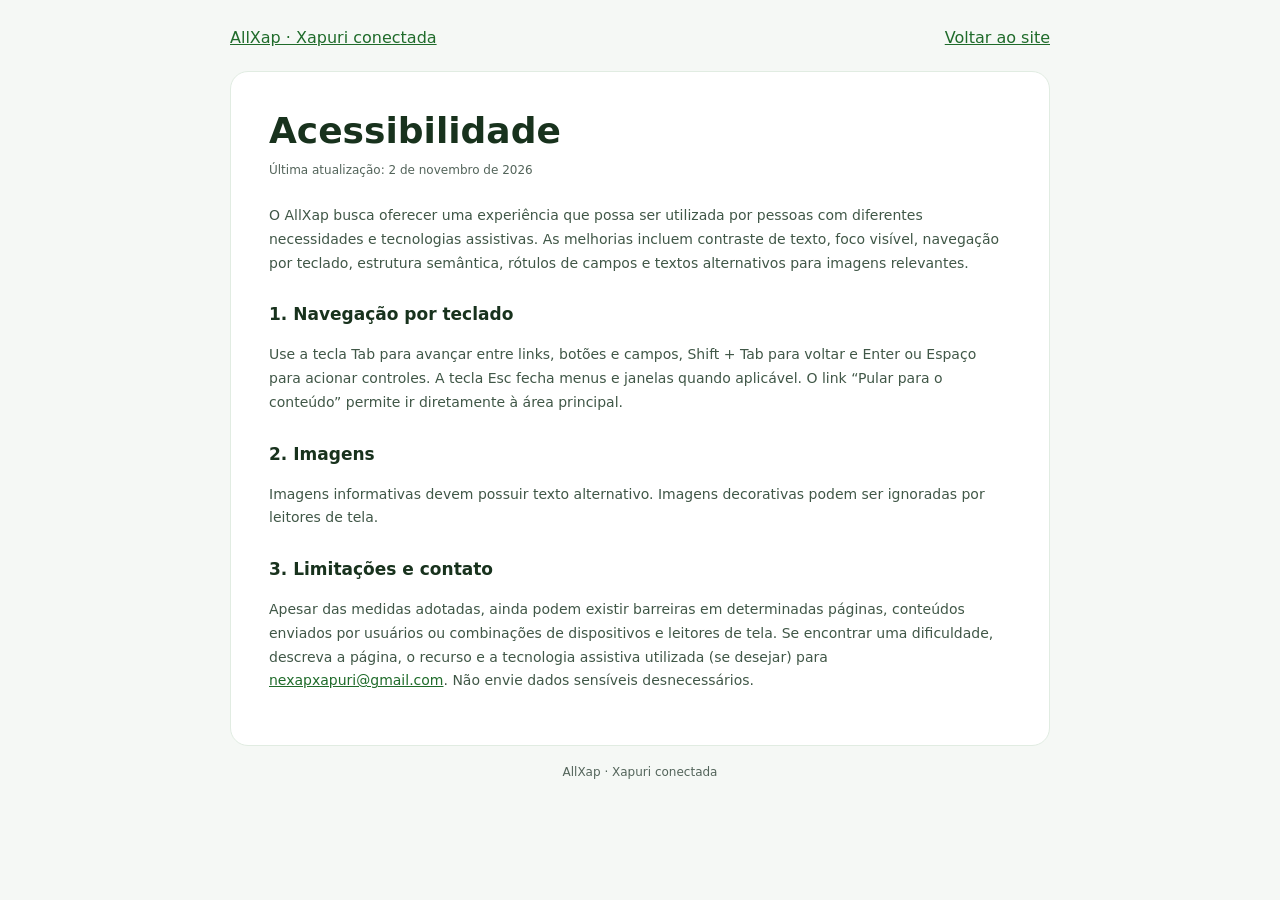
<file: acessibilidade.html>
<!doctype html>
<html lang="pt-BR"><head><meta charset="utf-8"><meta name="viewport" content="width=device-width,initial-scale=1"><meta name="theme-color" content="#2E7D32"><meta name="description" content="Informações de acessibilidade do AllXap."><title>Acessibilidade — AllXap</title><style>:root{font-family:Inter,system-ui,sans-serif;color:#18321d;background:#f5f8f5;line-height:1.7}*{box-sizing:border-box}body{margin:0;padding:24px 14px 44px}.wrap{max-width:820px;margin:auto}header{display:flex;justify-content:space-between;gap:12px;margin-bottom:20px}a{color:#1f6b2a}main{background:#fff;border:1px solid #e1ece2;border-radius:18px;padding:clamp(20px,5vw,38px)}h1{font-size:clamp(27px,5vw,36px);line-height:1.15;margin:0 0 8px}h2{font-size:17px;margin:25px 0 8px}p,li{font-size:14px;color:#405747}.date{font-size:12px;color:#53645a;margin-bottom:24px}footer{text-align:center;color:#53645a;font-size:12px;margin-top:16px}@media(max-width:520px){body{padding:14px 10px 30px}main{padding:20px 16px}}</style></head><body><div class="wrap"><header><a href="./">AllXap · Xapuri conectada</a><a href="./">Voltar ao site</a></header><main><h1>Acessibilidade</h1><div class="date">Última atualização: 2 de novembro de 2026</div>
<p>O AllXap busca oferecer uma experiência que possa ser utilizada por pessoas com diferentes necessidades e tecnologias assistivas. As melhorias incluem contraste de texto, foco visível, navegação por teclado, estrutura semântica, rótulos de campos e textos alternativos para imagens relevantes.</p>
<h2>1. Navegação por teclado</h2><p>Use a tecla Tab para avançar entre links, botões e campos, Shift + Tab para voltar e Enter ou Espaço para acionar controles. A tecla Esc fecha menus e janelas quando aplicável. O link “Pular para o conteúdo” permite ir diretamente à área principal.</p>
<h2>2. Imagens</h2><p>Imagens informativas devem possuir texto alternativo. Imagens decorativas podem ser ignoradas por leitores de tela.</p>
<h2>3. Limitações e contato</h2><p>Apesar das medidas adotadas, ainda podem existir barreiras em determinadas páginas, conteúdos enviados por usuários ou combinações de dispositivos e leitores de tela. Se encontrar uma dificuldade, descreva a página, o recurso e a tecnologia assistiva utilizada (se desejar) para <a href="mailto:nexapxapuri@gmail.com">nexapxapuri@gmail.com</a>. Não envie dados sensíveis desnecessários.</p>
</main><footer>AllXap · Xapuri conectada</footer></div></body></html>
</file>
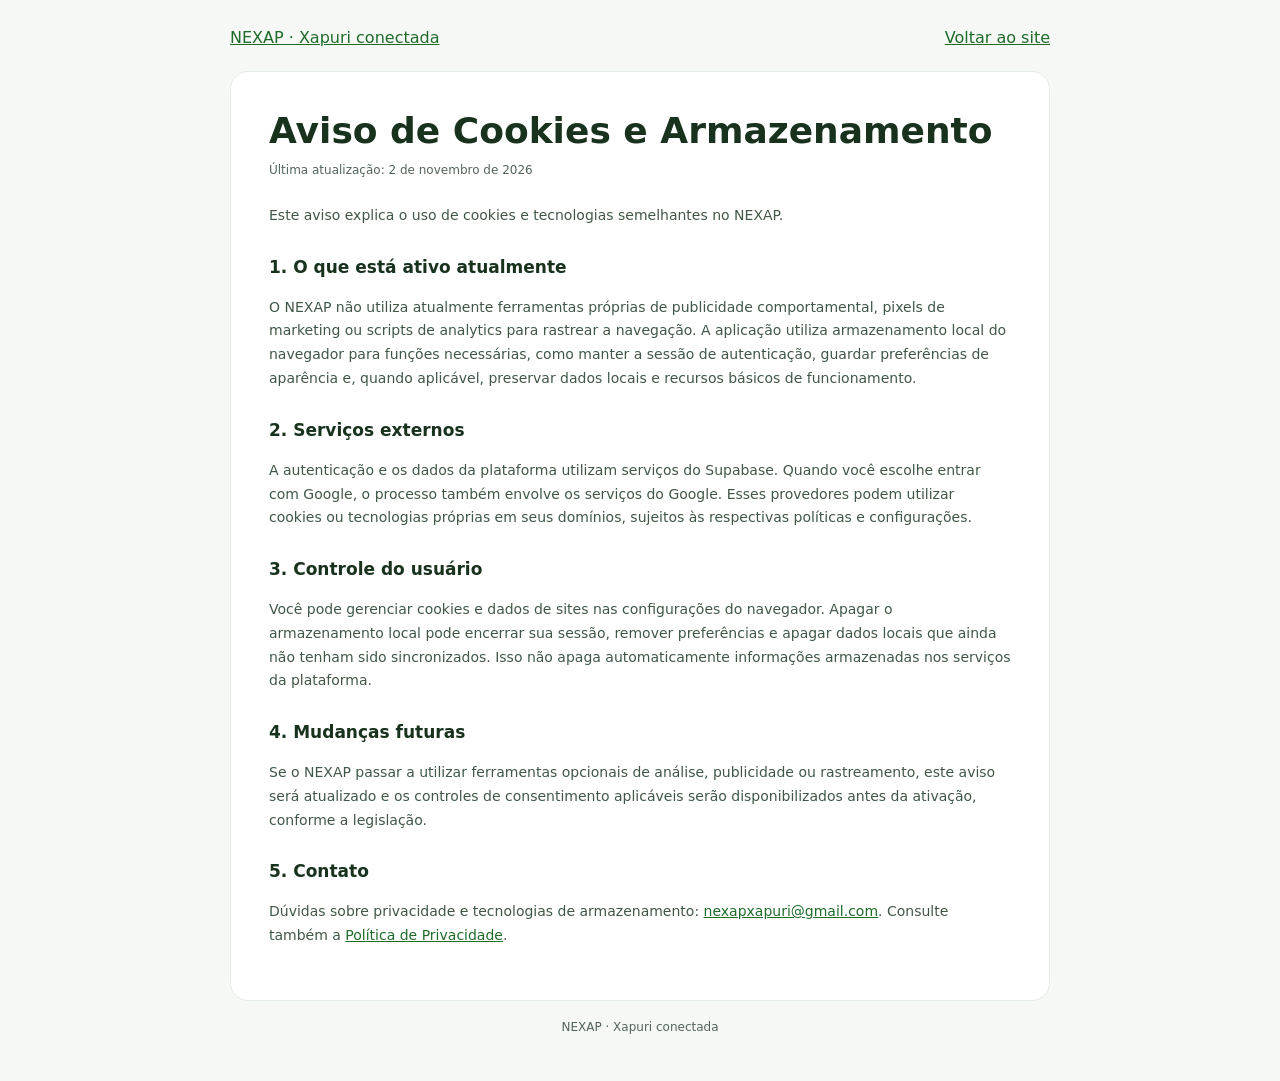
<file: cookies.html>
<!doctype html>
<html lang="pt-BR"><head><meta charset="utf-8"><meta name="viewport" content="width=device-width,initial-scale=1"><meta name="theme-color" content="#2E7D32"><meta name="description" content="Aviso de cookies e armazenamento local do NEXAP."><title>Aviso de Cookies — NEXAP</title><style>:root{font-family:Inter,system-ui,sans-serif;color:#18321d;background:#f5f8f5;line-height:1.7}*{box-sizing:border-box}body{margin:0;padding:24px 14px 44px}.wrap{max-width:820px;margin:auto}header{display:flex;justify-content:space-between;gap:12px;margin-bottom:20px}a{color:#1f6b2a}main{background:#fff;border:1px solid #e1ece2;border-radius:18px;padding:clamp(20px,5vw,38px)}h1{font-size:clamp(27px,5vw,36px);line-height:1.15;margin:0 0 8px}h2{font-size:17px;margin:25px 0 8px}p,li{font-size:14px;color:#405747}.date{font-size:12px;color:#53645a;margin-bottom:24px}footer{text-align:center;color:#53645a;font-size:12px;margin-top:16px}@media(max-width:520px){body{padding:14px 10px 30px}main{padding:20px 16px}}</style></head><body><div class="wrap"><header><a href="./">NEXAP · Xapuri conectada</a><a href="./">Voltar ao site</a></header><main><h1>Aviso de Cookies e Armazenamento</h1><div class="date">Última atualização: 2 de novembro de 2026</div>
<p>Este aviso explica o uso de cookies e tecnologias semelhantes no NEXAP.</p>
<h2>1. O que está ativo atualmente</h2><p>O NEXAP não utiliza atualmente ferramentas próprias de publicidade comportamental, pixels de marketing ou scripts de analytics para rastrear a navegação. A aplicação utiliza armazenamento local do navegador para funções necessárias, como manter a sessão de autenticação, guardar preferências de aparência e, quando aplicável, preservar dados locais e recursos básicos de funcionamento.</p>
<h2>2. Serviços externos</h2><p>A autenticação e os dados da plataforma utilizam serviços do Supabase. Quando você escolhe entrar com Google, o processo também envolve os serviços do Google. Esses provedores podem utilizar cookies ou tecnologias próprias em seus domínios, sujeitos às respectivas políticas e configurações.</p>
<h2>3. Controle do usuário</h2><p>Você pode gerenciar cookies e dados de sites nas configurações do navegador. Apagar o armazenamento local pode encerrar sua sessão, remover preferências e apagar dados locais que ainda não tenham sido sincronizados. Isso não apaga automaticamente informações armazenadas nos serviços da plataforma.</p>
<h2>4. Mudanças futuras</h2><p>Se o NEXAP passar a utilizar ferramentas opcionais de análise, publicidade ou rastreamento, este aviso será atualizado e os controles de consentimento aplicáveis serão disponibilizados antes da ativação, conforme a legislação.</p>
<h2>5. Contato</h2><p>Dúvidas sobre privacidade e tecnologias de armazenamento: <a href="mailto:nexapxapuri@gmail.com">nexapxapuri@gmail.com</a>. Consulte também a <a href="./privacidade.html">Política de Privacidade</a>.</p>
</main><footer>NEXAP · Xapuri conectada</footer></div></body></html>
</file>
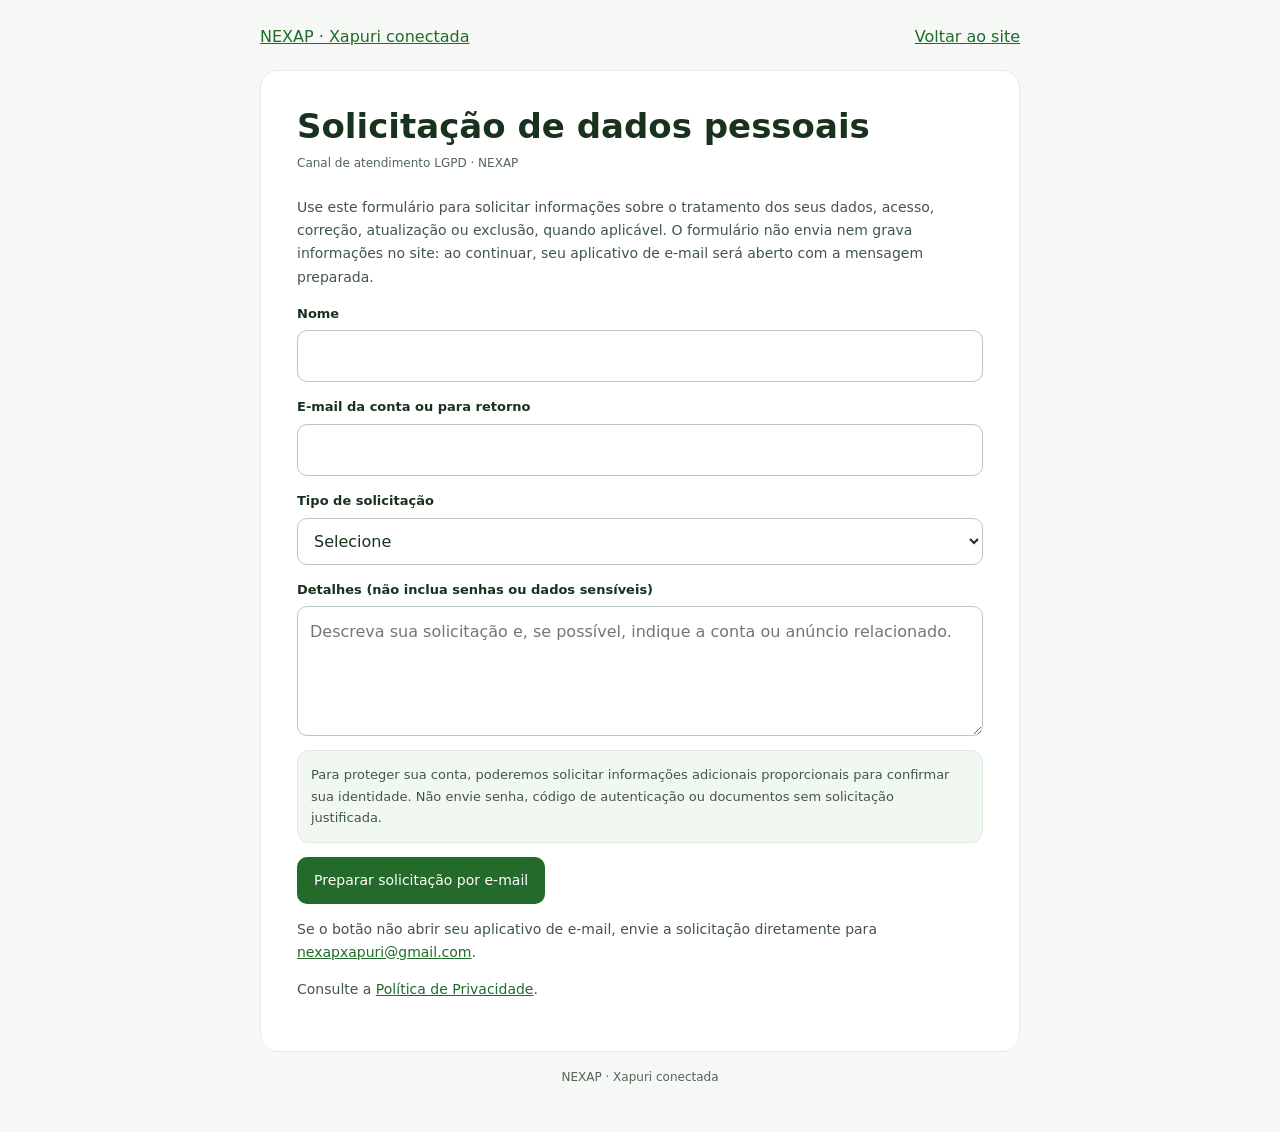
<file: dados.html>
<!doctype html>
<html lang="pt-BR"><head><meta charset="utf-8"><meta name="viewport" content="width=device-width,initial-scale=1"><meta name="theme-color" content="#2E7D32"><meta name="description" content="Canal para solicitações de dados pessoais ao NEXAP."><title>Solicitações LGPD — NEXAP</title><style>:root{font-family:Inter,system-ui,sans-serif;color:#18321d;background:#f5f8f5;line-height:1.65}*{box-sizing:border-box}body{margin:0;padding:24px 14px 44px}.wrap{max-width:760px;margin:auto}header{display:flex;justify-content:space-between;gap:12px;margin-bottom:20px}a{color:#1f6b2a}main{background:#fff;border:1px solid #e1ece2;border-radius:18px;padding:clamp(20px,5vw,36px)}h1{font-size:clamp(26px,5vw,34px);line-height:1.15;margin:0 0 8px}p,li{font-size:14px;color:#405747}.date{font-size:12px;color:#53645a;margin-bottom:22px}.field{display:grid;gap:6px;margin:14px 0}.field label{font-size:13px;font-weight:700}.field input,.field select,.field textarea{width:100%;padding:12px;border:1px solid #b8c9bb;border-radius:10px;font:inherit;color:#18321d;background:#fff}.field textarea{min-height:130px;resize:vertical}button{padding:12px 17px;border:0;border-radius:10px;background:#246b2b;color:#fff;font-weight:700;font:inherit;cursor:pointer}button:focus-visible,a:focus-visible,input:focus-visible,select:focus-visible,textarea:focus-visible{outline:3px solid #005fcc;outline-offset:3px}.note{padding:13px;background:#f1f8f1;border:1px solid #dcebdc;border-radius:12px;font-size:13px;color:#405747}footer{text-align:center;color:#53645a;font-size:12px;margin-top:16px}@media(max-width:520px){body{padding:14px 10px 30px}main{padding:20px 16px}}</style></head><body><div class="wrap"><header><a href="./">NEXAP · Xapuri conectada</a><a href="./">Voltar ao site</a></header><main><h1>Solicitação de dados pessoais</h1><div class="date">Canal de atendimento LGPD · NEXAP</div>
<p>Use este formulário para solicitar informações sobre o tratamento dos seus dados, acesso, correção, atualização ou exclusão, quando aplicável. O formulário não envia nem grava informações no site: ao continuar, seu aplicativo de e-mail será aberto com a mensagem preparada.</p>
<form id="privacyRequest"><div class="field"><label for="requestName">Nome</label><input id="requestName" name="name" autocomplete="name" maxlength="100" required></div><div class="field"><label for="requestEmail">E-mail da conta ou para retorno</label><input id="requestEmail" name="email" type="email" autocomplete="email" maxlength="160" required></div><div class="field"><label for="requestType">Tipo de solicitação</label><select id="requestType" name="type" required><option value="">Selecione</option><option>Acesso ou confirmação do tratamento</option><option>Correção ou atualização</option><option>Exclusão ou anonimização, quando aplicável</option><option>Informações sobre compartilhamento</option><option>Revogação de consentimento, quando aplicável</option><option>Outra solicitação relacionada à LGPD</option></select></div><div class="field"><label for="requestDetails">Detalhes (não inclua senhas ou dados sensíveis)</label><textarea id="requestDetails" name="details" maxlength="2000" required placeholder="Descreva sua solicitação e, se possível, indique a conta ou anúncio relacionado."></textarea></div><div class="note">Para proteger sua conta, poderemos solicitar informações adicionais proporcionais para confirmar sua identidade. Não envie senha, código de autenticação ou documentos sem solicitação justificada.</div><p><button type="submit">Preparar solicitação por e-mail</button></p></form>
<p>Se o botão não abrir seu aplicativo de e-mail, envie a solicitação diretamente para <a href="mailto:nexapxapuri@gmail.com">nexapxapuri@gmail.com</a>.</p><p>Consulte a <a href="./privacidade.html">Política de Privacidade</a>.</p>
</main><footer>NEXAP · Xapuri conectada</footer></div><script>document.getElementById("privacyRequest").addEventListener("submit",function(event){event.preventDefault();const name=document.getElementById("requestName").value.trim();const email=document.getElementById("requestEmail").value.trim();const type=document.getElementById("requestType").value;const details=document.getElementById("requestDetails").value.trim();const body=["Nome: "+name,"E-mail para retorno: "+email,"Solicitação: "+type,"Detalhes: "+details].join("\n");location.href="mailto:nexapxapuri@gmail.com?subject="+encodeURIComponent("Solicitação LGPD — NEXAP")+"&body="+encodeURIComponent(body);});</script></body></html>
</file>
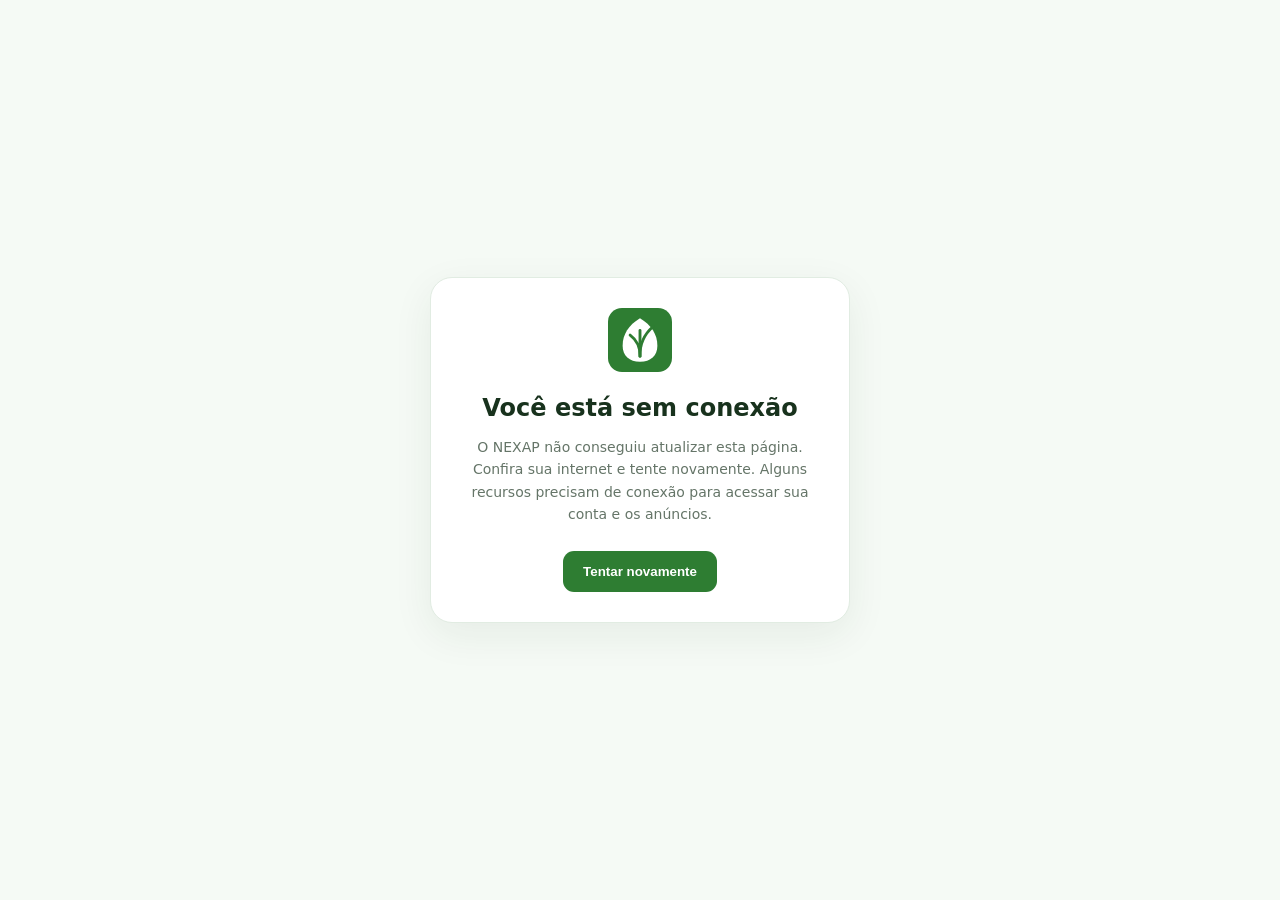
<file: offline.html>
<!doctype html>
<html lang="pt-BR"><meta charset="utf-8"><meta name="viewport" content="width=device-width,initial-scale=1">
<meta name="theme-color" content="#2E7D32"><title>NEXAP — Sem conexão</title>
<style>
*{box-sizing:border-box}body{margin:0;min-height:100vh;display:grid;place-items:center;padding:24px;background:#f5faf5;color:#18321d;font-family:system-ui,sans-serif}
main{width:min(420px,100%);padding:30px;background:#fff;border:1px solid #e1ece2;border-radius:22px;text-align:center;box-shadow:0 12px 40px #18321d12}
.logo{width:64px;height:64px;margin:0 auto 18px}h1{font-size:24px;margin:0 0 10px}p{color:#657568;line-height:1.6;font-size:14px}button{margin-top:12px;border:0;border-radius:11px;background:#2E7D32;color:#fff;padding:13px 20px;font-weight:700}
</style><main><img class="logo" src="./nexap-icon.svg" alt=""><h1>Você está sem conexão</h1><p>O NEXAP não conseguiu atualizar esta página. Confira sua internet e tente novamente. Alguns recursos precisam de conexão para acessar sua conta e os anúncios.</p><button onclick="location.reload()">Tentar novamente</button></main></html>
</file>
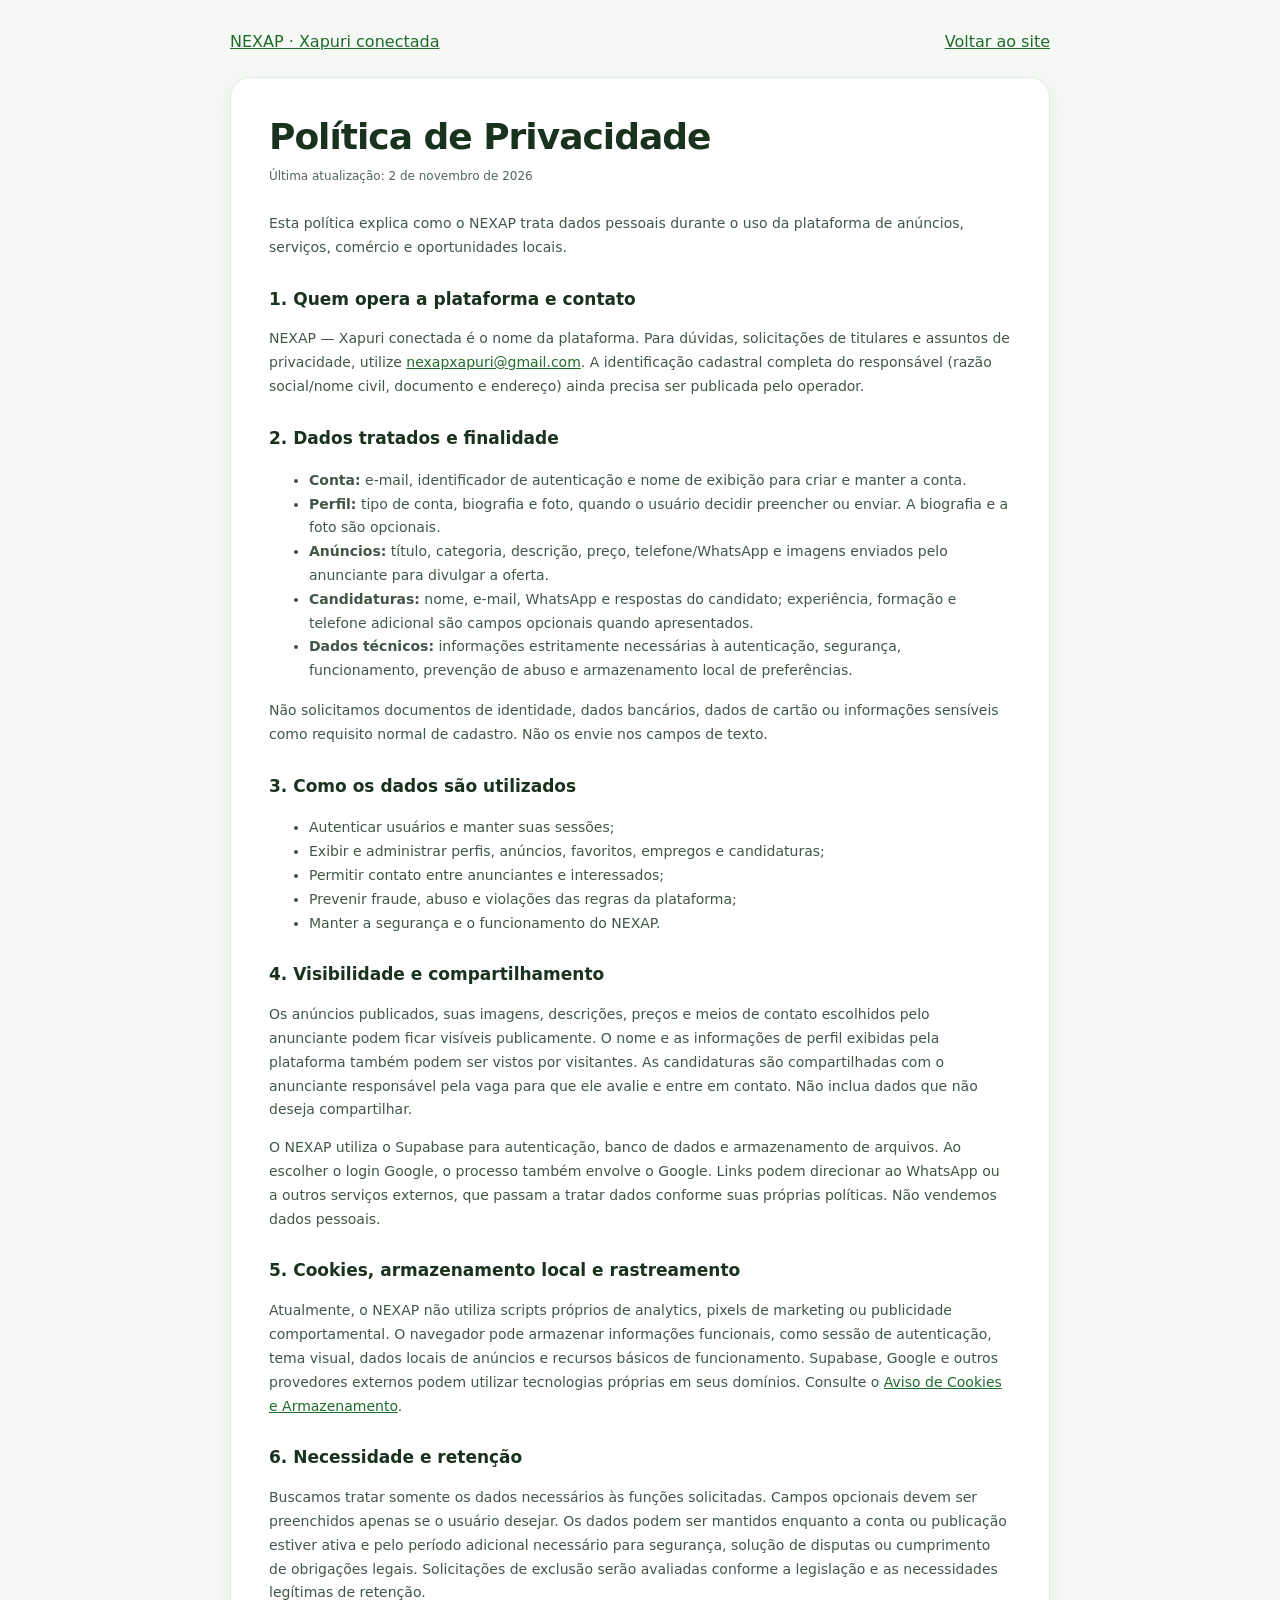
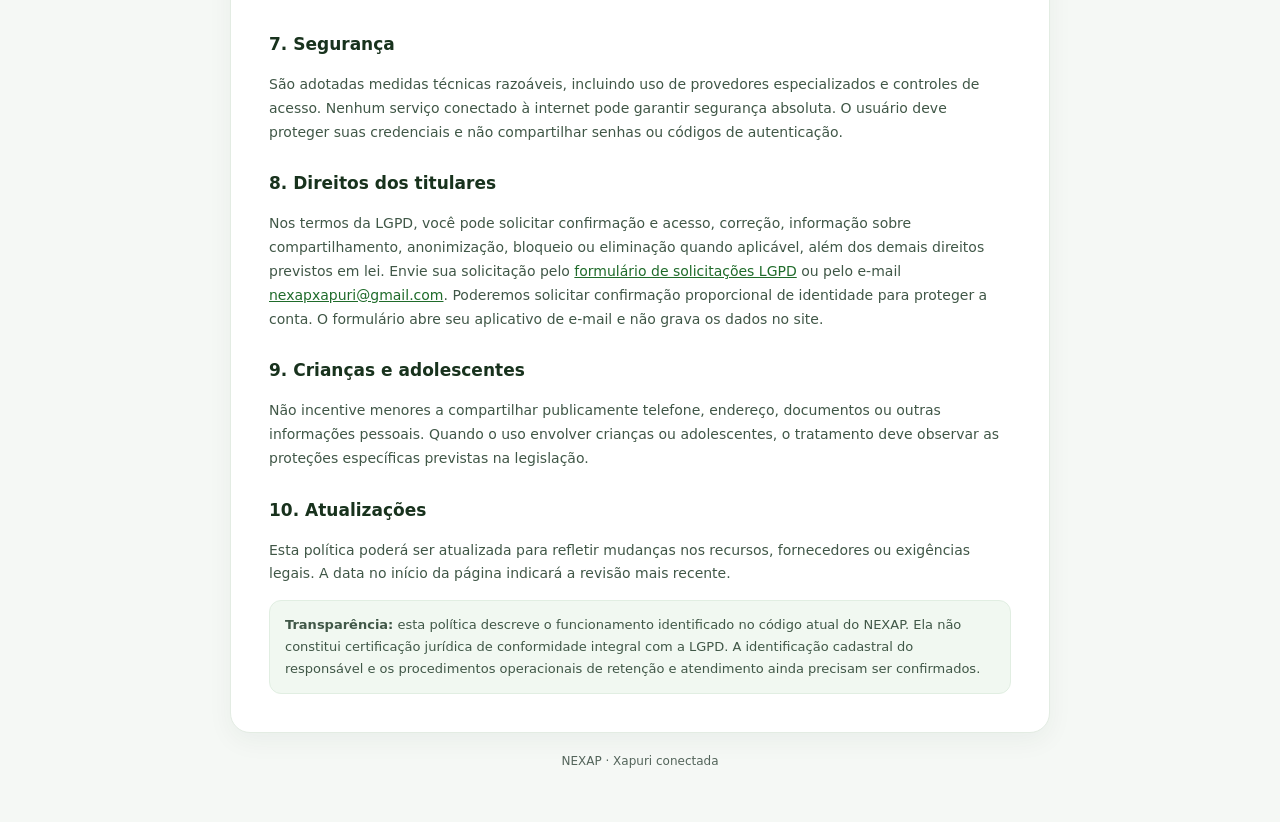
<file: privacidade.html>
<!doctype html>
<html lang="pt-BR">
<head>
<meta charset="utf-8"><meta name="viewport" content="width=device-width,initial-scale=1"><meta name="theme-color" content="#2E7D32">
<meta name="description" content="Política de privacidade do NEXAP — Xapuri conectada."><title>Política de Privacidade — NEXAP</title>
<style>:root{font-family:Inter,system-ui,-apple-system,"Segoe UI",sans-serif;color:#18321d;background:#f5f8f5;line-height:1.7}*{box-sizing:border-box}body{margin:0;padding:28px 16px 50px}.wrap{max-width:820px;margin:auto}header{display:flex;align-items:center;justify-content:space-between;gap:12px;margin-bottom:22px}a{color:#1f6b2a}main{padding:clamp(20px,5vw,38px);border:1px solid #e3ece3;border-radius:20px;background:#fff;box-shadow:0 8px 26px #19371e0d}h1{font-size:clamp(27px,5vw,36px);line-height:1.15;letter-spacing:-1px;margin:0 0 8px}.updated{font-size:12px;color:#53645a;margin-bottom:26px}h2{font-size:17px;margin:25px 0 8px}p,li{font-size:14px;color:#405747}.notice{padding:13px 15px;border-radius:12px;background:#f1f8f1;border:1px solid #e1eee2;font-size:13px;color:#405747}footer{margin-top:18px;text-align:center;font-size:12px;color:#53645a}@media(max-width:520px){body{padding:16px 12px 35px}main{padding:20px 17px;border-radius:16px}}</style>
</head><body><div class="wrap"><header><a href="./">NEXAP · Xapuri conectada</a><a href="./">Voltar ao site</a></header><main>
<h1>Política de Privacidade</h1><div class="updated">Última atualização: 2 de novembro de 2026</div>
<p>Esta política explica como o NEXAP trata dados pessoais durante o uso da plataforma de anúncios, serviços, comércio e oportunidades locais.</p>
<h2>1. Quem opera a plataforma e contato</h2><p>NEXAP — Xapuri conectada é o nome da plataforma. Para dúvidas, solicitações de titulares e assuntos de privacidade, utilize <a href="mailto:nexapxapuri@gmail.com">nexapxapuri@gmail.com</a>. A identificação cadastral completa do responsável (razão social/nome civil, documento e endereço) ainda precisa ser publicada pelo operador.</p>
<h2>2. Dados tratados e finalidade</h2><ul><li><strong>Conta:</strong> e-mail, identificador de autenticação e nome de exibição para criar e manter a conta.</li><li><strong>Perfil:</strong> tipo de conta, biografia e foto, quando o usuário decidir preencher ou enviar. A biografia e a foto são opcionais.</li><li><strong>Anúncios:</strong> título, categoria, descrição, preço, telefone/WhatsApp e imagens enviados pelo anunciante para divulgar a oferta.</li><li><strong>Candidaturas:</strong> nome, e-mail, WhatsApp e respostas do candidato; experiência, formação e telefone adicional são campos opcionais quando apresentados.</li><li><strong>Dados técnicos:</strong> informações estritamente necessárias à autenticação, segurança, funcionamento, prevenção de abuso e armazenamento local de preferências.</li></ul>
<p>Não solicitamos documentos de identidade, dados bancários, dados de cartão ou informações sensíveis como requisito normal de cadastro. Não os envie nos campos de texto.</p>
<h2>3. Como os dados são utilizados</h2><ul><li>Autenticar usuários e manter suas sessões;</li><li>Exibir e administrar perfis, anúncios, favoritos, empregos e candidaturas;</li><li>Permitir contato entre anunciantes e interessados;</li><li>Prevenir fraude, abuso e violações das regras da plataforma;</li><li>Manter a segurança e o funcionamento do NEXAP.</li></ul>
<h2>4. Visibilidade e compartilhamento</h2><p>Os anúncios publicados, suas imagens, descrições, preços e meios de contato escolhidos pelo anunciante podem ficar visíveis publicamente. O nome e as informações de perfil exibidas pela plataforma também podem ser vistos por visitantes. As candidaturas são compartilhadas com o anunciante responsável pela vaga para que ele avalie e entre em contato. Não inclua dados que não deseja compartilhar.</p>
<p>O NEXAP utiliza o Supabase para autenticação, banco de dados e armazenamento de arquivos. Ao escolher o login Google, o processo também envolve o Google. Links podem direcionar ao WhatsApp ou a outros serviços externos, que passam a tratar dados conforme suas próprias políticas. Não vendemos dados pessoais.</p>
<h2>5. Cookies, armazenamento local e rastreamento</h2><p>Atualmente, o NEXAP não utiliza scripts próprios de analytics, pixels de marketing ou publicidade comportamental. O navegador pode armazenar informações funcionais, como sessão de autenticação, tema visual, dados locais de anúncios e recursos básicos de funcionamento. Supabase, Google e outros provedores externos podem utilizar tecnologias próprias em seus domínios. Consulte o <a href="./cookies.html">Aviso de Cookies e Armazenamento</a>.</p>
<h2>6. Necessidade e retenção</h2><p>Buscamos tratar somente os dados necessários às funções solicitadas. Campos opcionais devem ser preenchidos apenas se o usuário desejar. Os dados podem ser mantidos enquanto a conta ou publicação estiver ativa e pelo período adicional necessário para segurança, solução de disputas ou cumprimento de obrigações legais. Solicitações de exclusão serão avaliadas conforme a legislação e as necessidades legítimas de retenção.</p>
<h2>7. Segurança</h2><p>São adotadas medidas técnicas razoáveis, incluindo uso de provedores especializados e controles de acesso. Nenhum serviço conectado à internet pode garantir segurança absoluta. O usuário deve proteger suas credenciais e não compartilhar senhas ou códigos de autenticação.</p>
<h2>8. Direitos dos titulares</h2><p>Nos termos da LGPD, você pode solicitar confirmação e acesso, correção, informação sobre compartilhamento, anonimização, bloqueio ou eliminação quando aplicável, além dos demais direitos previstos em lei. Envie sua solicitação pelo <a href="./dados.html">formulário de solicitações LGPD</a> ou pelo e-mail <a href="mailto:nexapxapuri@gmail.com">nexapxapuri@gmail.com</a>. Poderemos solicitar confirmação proporcional de identidade para proteger a conta. O formulário abre seu aplicativo de e-mail e não grava os dados no site.</p>
<h2>9. Crianças e adolescentes</h2><p>Não incentive menores a compartilhar publicamente telefone, endereço, documentos ou outras informações pessoais. Quando o uso envolver crianças ou adolescentes, o tratamento deve observar as proteções específicas previstas na legislação.</p>
<h2>10. Atualizações</h2><p>Esta política poderá ser atualizada para refletir mudanças nos recursos, fornecedores ou exigências legais. A data no início da página indicará a revisão mais recente.</p>
<div class="notice"><strong>Transparência:</strong> esta política descreve o funcionamento identificado no código atual do NEXAP. Ela não constitui certificação jurídica de conformidade integral com a LGPD. A identificação cadastral do responsável e os procedimentos operacionais de retenção e atendimento ainda precisam ser confirmados.</div>
</main><footer>NEXAP · Xapuri conectada</footer></div></body></html>
</file>
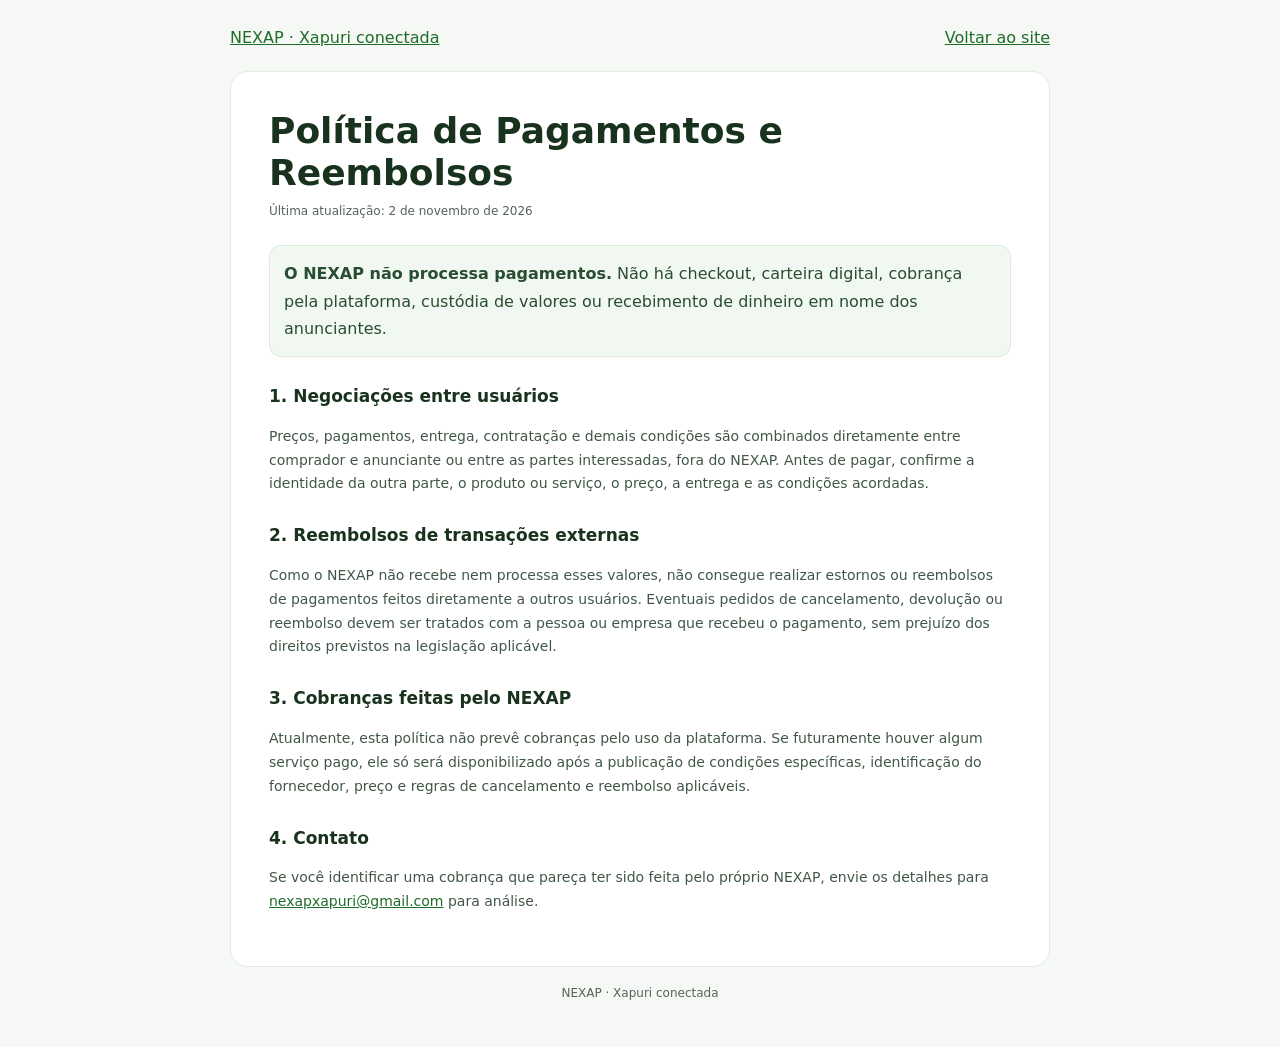
<file: reembolsos.html>
<!doctype html>
<html lang="pt-BR"><head><meta charset="utf-8"><meta name="viewport" content="width=device-width,initial-scale=1"><meta name="theme-color" content="#2E7D32"><meta name="description" content="Política de pagamentos e reembolsos do NEXAP."><title>Pagamentos e Reembolsos — NEXAP</title><style>:root{font-family:Inter,system-ui,sans-serif;color:#18321d;background:#f5f8f5;line-height:1.7}*{box-sizing:border-box}body{margin:0;padding:24px 14px 44px}.wrap{max-width:820px;margin:auto}header{display:flex;justify-content:space-between;gap:12px;margin-bottom:20px}a{color:#1f6b2a}main{background:#fff;border:1px solid #e1ece2;border-radius:18px;padding:clamp(20px,5vw,38px)}h1{font-size:clamp(27px,5vw,36px);line-height:1.15;margin:0 0 8px}h2{font-size:17px;margin:25px 0 8px}p,li{font-size:14px;color:#405747}.date{font-size:12px;color:#53645a;margin-bottom:24px}.note{padding:14px;background:#f1f8f1;border:1px solid #dcebdc;border-radius:12px;color:#294d30}footer{text-align:center;color:#53645a;font-size:12px;margin-top:16px}@media(max-width:520px){body{padding:14px 10px 30px}main{padding:20px 16px}}</style></head><body><div class="wrap"><header><a href="./">NEXAP · Xapuri conectada</a><a href="./">Voltar ao site</a></header><main><h1>Política de Pagamentos e Reembolsos</h1><div class="date">Última atualização: 2 de novembro de 2026</div>
<div class="note"><strong>O NEXAP não processa pagamentos.</strong> Não há checkout, carteira digital, cobrança pela plataforma, custódia de valores ou recebimento de dinheiro em nome dos anunciantes.</div>
<h2>1. Negociações entre usuários</h2><p>Preços, pagamentos, entrega, contratação e demais condições são combinados diretamente entre comprador e anunciante ou entre as partes interessadas, fora do NEXAP. Antes de pagar, confirme a identidade da outra parte, o produto ou serviço, o preço, a entrega e as condições acordadas.</p>
<h2>2. Reembolsos de transações externas</h2><p>Como o NEXAP não recebe nem processa esses valores, não consegue realizar estornos ou reembolsos de pagamentos feitos diretamente a outros usuários. Eventuais pedidos de cancelamento, devolução ou reembolso devem ser tratados com a pessoa ou empresa que recebeu o pagamento, sem prejuízo dos direitos previstos na legislação aplicável.</p>
<h2>3. Cobranças feitas pelo NEXAP</h2><p>Atualmente, esta política não prevê cobranças pelo uso da plataforma. Se futuramente houver algum serviço pago, ele só será disponibilizado após a publicação de condições específicas, identificação do fornecedor, preço e regras de cancelamento e reembolso aplicáveis.</p>
<h2>4. Contato</h2><p>Se você identificar uma cobrança que pareça ter sido feita pelo próprio NEXAP, envie os detalhes para <a href="mailto:nexapxapuri@gmail.com">nexapxapuri@gmail.com</a> para análise.</p>
</main><footer>NEXAP · Xapuri conectada</footer></div></body></html>
</file>
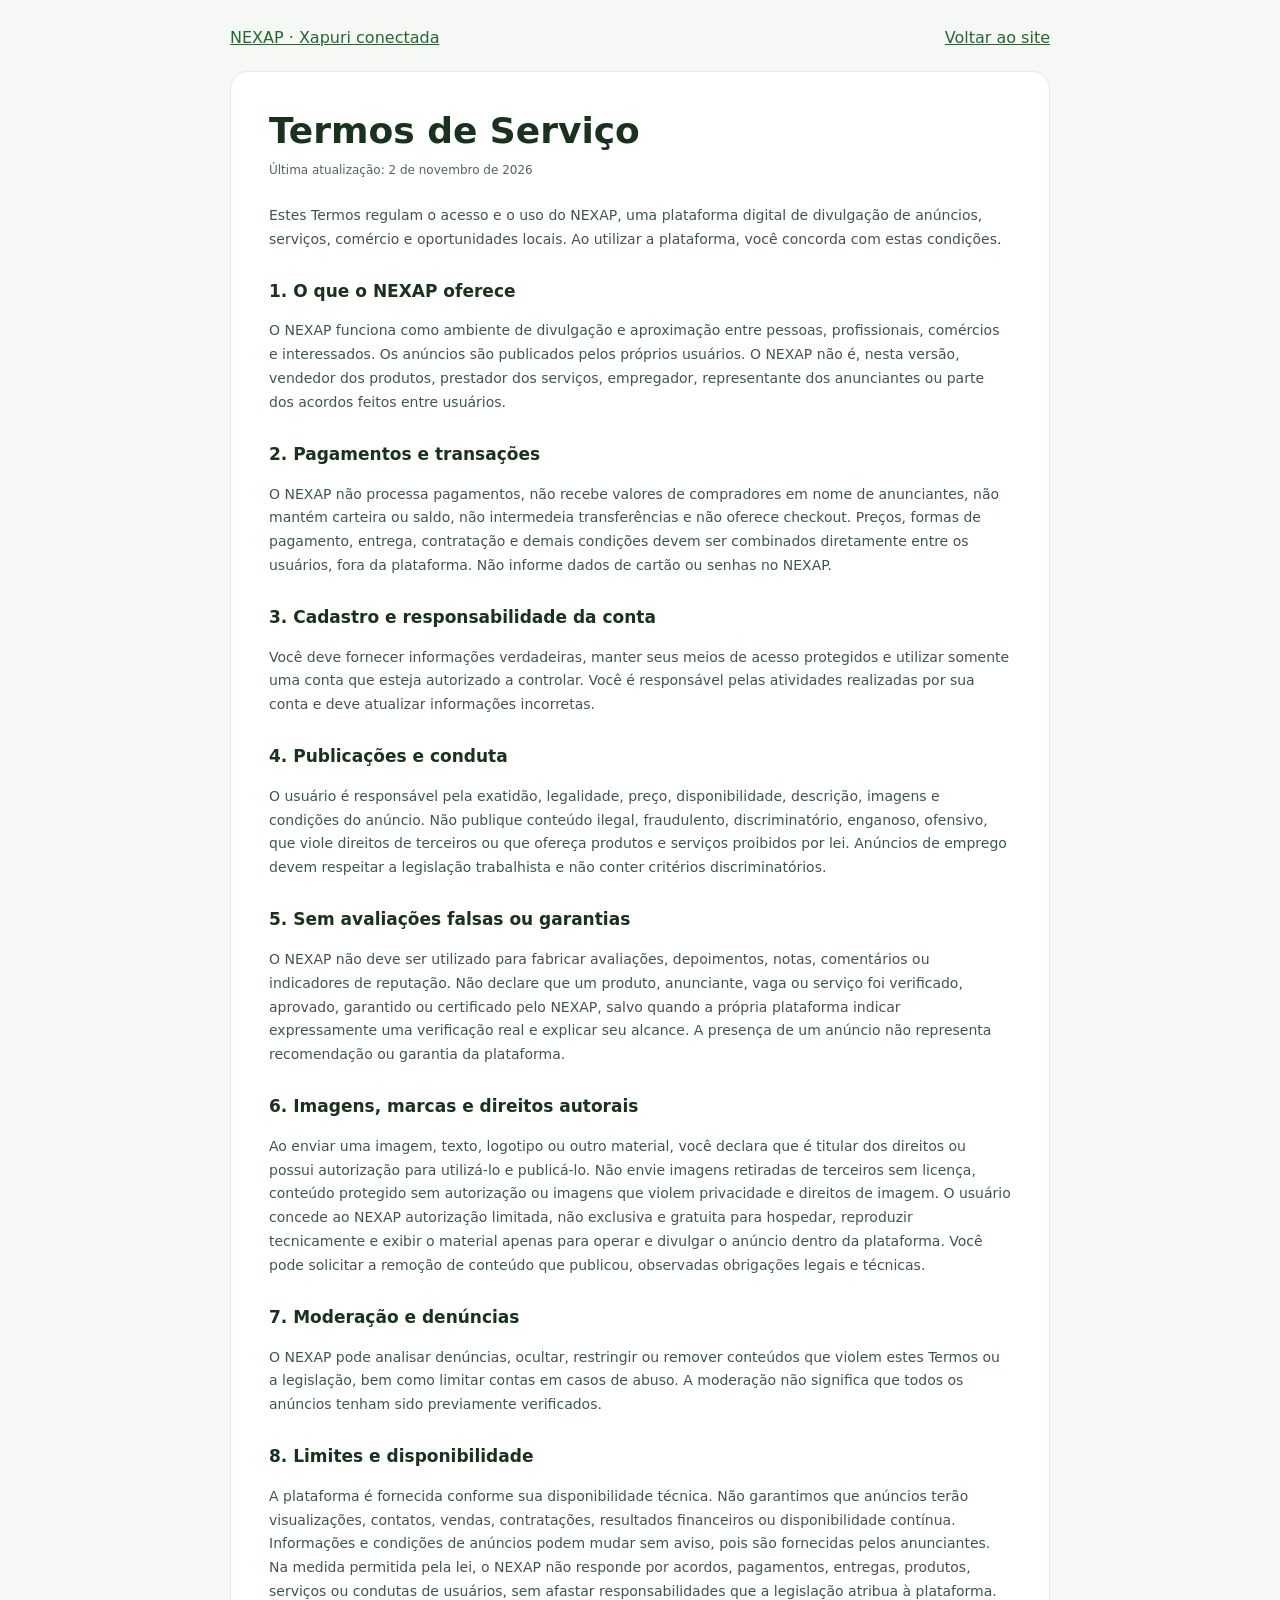
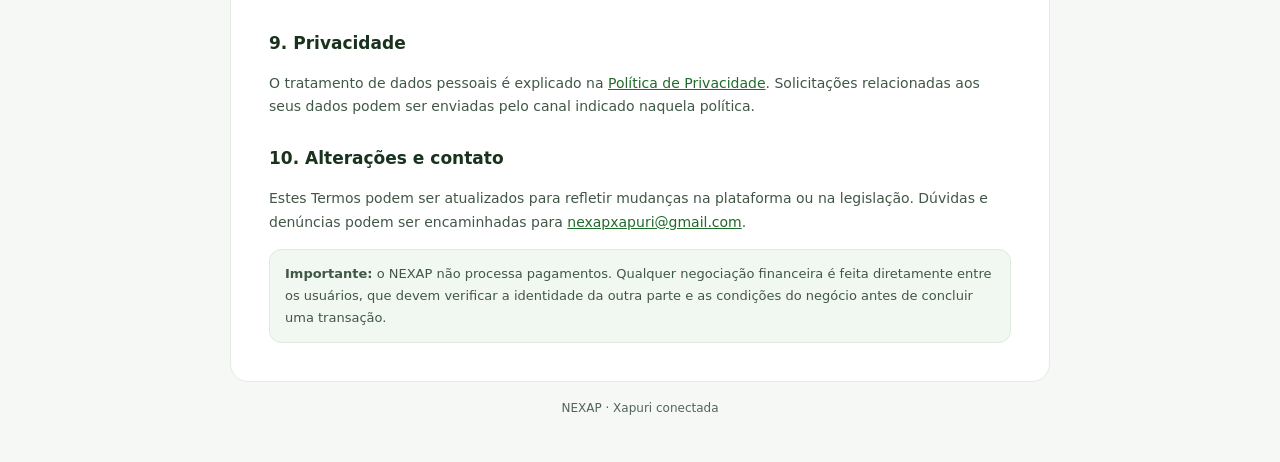
<file: termos.html>
<!doctype html>
<html lang="pt-BR"><head><meta charset="utf-8"><meta name="viewport" content="width=device-width,initial-scale=1"><meta name="theme-color" content="#2E7D32"><meta name="description" content="Termos de uso do NEXAP — Xapuri conectada."><title>Termos de Serviço — NEXAP</title><style>:root{font-family:Inter,system-ui,sans-serif;color:#18321d;background:#f5f8f5;line-height:1.7}*{box-sizing:border-box}body{margin:0;padding:24px 14px 44px}.wrap{max-width:820px;margin:auto}header{display:flex;justify-content:space-between;gap:12px;margin-bottom:20px}a{color:#1f6b2a}main{background:#fff;border:1px solid #e1ece2;border-radius:18px;padding:clamp(20px,5vw,38px)}h1{font-size:clamp(27px,5vw,36px);line-height:1.15;margin:0 0 8px}h2{font-size:17px;margin:25px 0 8px}p,li{font-size:14px;color:#405747}.date{font-size:12px;color:#53645a;margin-bottom:24px}.note{padding:13px 15px;background:#f1f8f1;border:1px solid #dcebdc;border-radius:12px;font-size:13px;color:#405747}footer{text-align:center;color:#53645a;font-size:12px;margin-top:16px}@media(max-width:520px){body{padding:14px 10px 30px}main{padding:20px 16px}}</style></head><body><div class="wrap"><header><a href="./">NEXAP · Xapuri conectada</a><a href="./">Voltar ao site</a></header><main><h1>Termos de Serviço</h1><div class="date">Última atualização: 2 de novembro de 2026</div>
<p>Estes Termos regulam o acesso e o uso do NEXAP, uma plataforma digital de divulgação de anúncios, serviços, comércio e oportunidades locais. Ao utilizar a plataforma, você concorda com estas condições.</p>
<h2>1. O que o NEXAP oferece</h2><p>O NEXAP funciona como ambiente de divulgação e aproximação entre pessoas, profissionais, comércios e interessados. Os anúncios são publicados pelos próprios usuários. O NEXAP não é, nesta versão, vendedor dos produtos, prestador dos serviços, empregador, representante dos anunciantes ou parte dos acordos feitos entre usuários.</p>
<h2>2. Pagamentos e transações</h2><p>O NEXAP não processa pagamentos, não recebe valores de compradores em nome de anunciantes, não mantém carteira ou saldo, não intermedeia transferências e não oferece checkout. Preços, formas de pagamento, entrega, contratação e demais condições devem ser combinados diretamente entre os usuários, fora da plataforma. Não informe dados de cartão ou senhas no NEXAP.</p>
<h2>3. Cadastro e responsabilidade da conta</h2><p>Você deve fornecer informações verdadeiras, manter seus meios de acesso protegidos e utilizar somente uma conta que esteja autorizado a controlar. Você é responsável pelas atividades realizadas por sua conta e deve atualizar informações incorretas.</p>
<h2>4. Publicações e conduta</h2><p>O usuário é responsável pela exatidão, legalidade, preço, disponibilidade, descrição, imagens e condições do anúncio. Não publique conteúdo ilegal, fraudulento, discriminatório, enganoso, ofensivo, que viole direitos de terceiros ou que ofereça produtos e serviços proibidos por lei. Anúncios de emprego devem respeitar a legislação trabalhista e não conter critérios discriminatórios.</p>
<h2>5. Sem avaliações falsas ou garantias</h2><p>O NEXAP não deve ser utilizado para fabricar avaliações, depoimentos, notas, comentários ou indicadores de reputação. Não declare que um produto, anunciante, vaga ou serviço foi verificado, aprovado, garantido ou certificado pelo NEXAP, salvo quando a própria plataforma indicar expressamente uma verificação real e explicar seu alcance. A presença de um anúncio não representa recomendação ou garantia da plataforma.</p>
<h2>6. Imagens, marcas e direitos autorais</h2><p>Ao enviar uma imagem, texto, logotipo ou outro material, você declara que é titular dos direitos ou possui autorização para utilizá-lo e publicá-lo. Não envie imagens retiradas de terceiros sem licença, conteúdo protegido sem autorização ou imagens que violem privacidade e direitos de imagem. O usuário concede ao NEXAP autorização limitada, não exclusiva e gratuita para hospedar, reproduzir tecnicamente e exibir o material apenas para operar e divulgar o anúncio dentro da plataforma. Você pode solicitar a remoção de conteúdo que publicou, observadas obrigações legais e técnicas.</p>
<h2>7. Moderação e denúncias</h2><p>O NEXAP pode analisar denúncias, ocultar, restringir ou remover conteúdos que violem estes Termos ou a legislação, bem como limitar contas em casos de abuso. A moderação não significa que todos os anúncios tenham sido previamente verificados.</p>
<h2>8. Limites e disponibilidade</h2><p>A plataforma é fornecida conforme sua disponibilidade técnica. Não garantimos que anúncios terão visualizações, contatos, vendas, contratações, resultados financeiros ou disponibilidade contínua. Informações e condições de anúncios podem mudar sem aviso, pois são fornecidas pelos anunciantes. Na medida permitida pela lei, o NEXAP não responde por acordos, pagamentos, entregas, produtos, serviços ou condutas de usuários, sem afastar responsabilidades que a legislação atribua à plataforma.</p>
<h2>9. Privacidade</h2><p>O tratamento de dados pessoais é explicado na <a href="./privacidade.html">Política de Privacidade</a>. Solicitações relacionadas aos seus dados podem ser enviadas pelo canal indicado naquela política.</p>
<h2>10. Alterações e contato</h2><p>Estes Termos podem ser atualizados para refletir mudanças na plataforma ou na legislação. Dúvidas e denúncias podem ser encaminhadas para <a href="mailto:nexapxapuri@gmail.com">nexapxapuri@gmail.com</a>.</p>
<div class="note"><strong>Importante:</strong> o NEXAP não processa pagamentos. Qualquer negociação financeira é feita diretamente entre os usuários, que devem verificar a identidade da outra parte e as condições do negócio antes de concluir uma transação.</div></main><footer>NEXAP · Xapuri conectada</footer></div></body></html>
</file>
